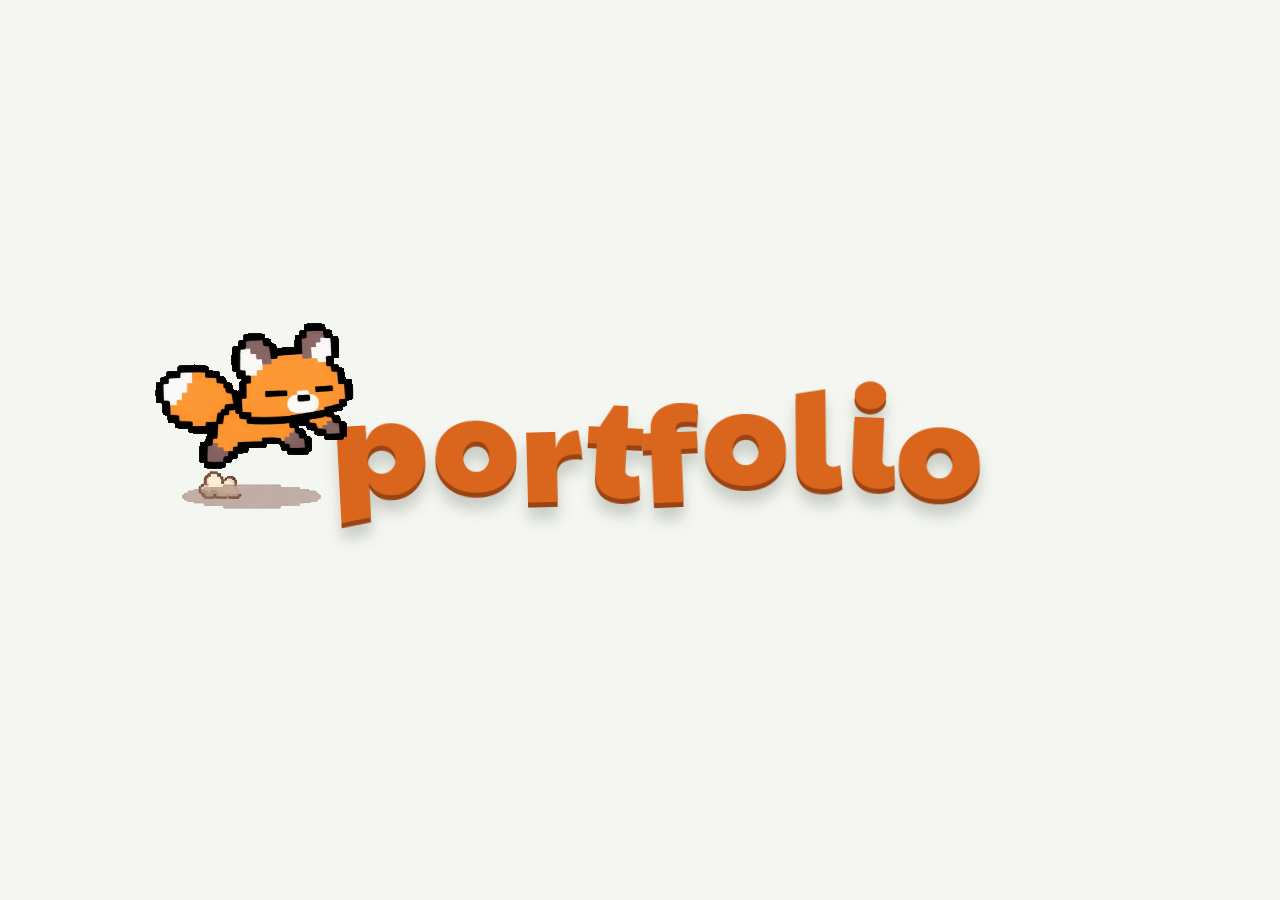
<file: design/logo-intro/demo/index.html>
<!doctype html>
<html lang="vi">
<head>
<meta charset="utf-8">
<meta name="viewport" content="width=device-width, initial-scale=1">
<title>Logo mở đầu, puc</title>
<!--
  Bản thử đoạn mở đầu "portfolio" thành "puc" (kịch bản: design/logo-intro/PROMPT.md).
  Khác kịch bản: chữ đổi sang chữ giấy cắt giống logo "puc" trên bản đồ (Paytone One, cam cáo, bóng cứng cam đậm,
  mỗi chữ cái xoay lệch theo đúng dãy của city/engine/papercut-letters.js), theo yêu cầu của người dùng ngày 2026-11-24.
  Con cáo dùng nguyên các khung trong pet/sprites/, không chỉnh sửa.
  Tham số: ?t=1.8 dừng ở giây 1.8 để chụp kiểm tra; ?speed=.25 chạy chậm. Bấm giữa chừng thì bỏ qua; bấm "puc" ở cuối để xem lại.
-->
<link rel="preconnect" href="https://fonts.googleapis.com">
<link rel="preconnect" href="https://fonts.gstatic.com" crossorigin>
<link href="https://fonts.googleapis.com/css2?family=Paytone+One&display=block" rel="stylesheet">
<style>
:root {
  --paper: #fafbf7; --ink: #25321f; --fox: #d9661c; --fox-deep: #9a4313; --shadow: rgba(36, 48, 31, .2); --kraft: #a47a49;
  --pc-fibre: url("data:image/svg+xml;utf8,<svg xmlns='http://www.w3.org/2000/svg' width='160' height='160'><filter id='f'><feTurbulence type='fractalNoise' baseFrequency='.9' numOctaves='2' stitchTiles='stitch'/><feColorMatrix values='0 0 0 0 .15  0 0 0 0 .2  0 0 0 0 .12  0 0 0 .08 0'/></filter><rect width='100%' height='100%' filter='url(%23f)'/></svg>");
  --pc-cut: polygon(0 4px, 4px 0, 31% 1px, 58% 0, 83% 1.5px, calc(100% - 5px) 0, 100% 5px, calc(100% - 1px) 38%, 100% 71%, calc(100% - 1.5px) calc(100% - 4px),
    calc(100% - 4px) 100%, 66% calc(100% - 1px), 37% 100%, 12% calc(100% - 1.5px), 3px 100%, 0 calc(100% - 3px), 1.5px 62%, 0 30%);
}
html, body { margin: 0; height: 100%; overflow: hidden; background: var(--pc-fibre), var(--paper); }
#stage { position: fixed; inset: 0; cursor: pointer; }
#stage.done { cursor: default; }
.word { position: absolute; left: 0; top: 0; transform-origin: 0 0; white-space: nowrap; z-index: 2;
  font-family: 'Paytone One', sans-serif; font-weight: 400; line-height: 1; letter-spacing: .01em; }
.L { display: inline-block; position: relative; will-change: transform; }
/* chữ dán bằng bìa cam, bên dưới một lớp bìa cam đậm lệch xuống 4% (giống logo "puc" của bản đồ).
   Bóng nằm ở lớp bọc .gw (filter) chứ không ở text-shadow của .g: .g bị khoét rãnh bằng mặt nạ, nếu bóng nằm trên .g
   thì mặt nạ khoét luôn bóng mờ quanh chữ, chỗ rãnh sáng hơn nền thành một ô trắng có mép cứng. */
.gw { display: inline-block; filter: drop-shadow(0 .04em 0 var(--fox-deep)) drop-shadow(0 .09em .05em var(--shadow)); }
.g { display: inline-block; padding: .2em 0; margin: -.2em 0; color: var(--fox); }
.ear { position: absolute; left: 0; top: 0; overflow: visible; transform-box: fill-box; }
.foxwrap { position: absolute; inset: 0; pointer-events: none; }
.spr { position: absolute; left: 0; top: 0; background-repeat: no-repeat; image-rendering: pixelated; display: none; }
.chip { position: absolute; left: 0; top: 0; display: none; background: var(--fox);
  clip-path: polygon(10% 0, 100% 18%, 82% 100%, 0 76%); filter: drop-shadow(0 1px 0 var(--fox-deep)); }
.mound { position: absolute; left: 0; top: 0; display: none; background: var(--pc-fibre), var(--kraft); border-radius: 50% 50% 0 0 / 100% 100% 0 0; }
/* khung giấy của logo khi thu về góc trên, giống khung "puc" trên bản đồ */
.brand { position: absolute; left: 14px; top: 14px; height: 35px; z-index: 1; opacity: 0; filter: drop-shadow(0 1px 0 rgba(37, 50, 31, .28)) drop-shadow(0 4px 6px var(--shadow)); }
.brand::before { content: ""; position: absolute; inset: 0; clip-path: var(--pc-cut); background: var(--pc-fibre), var(--paper); box-shadow: inset 0 0 0 1px rgba(37, 50, 31, .45); }
.sr { position: absolute; width: 1px; height: 1px; overflow: hidden; clip-path: inset(50%); white-space: nowrap; }
</style>
</head>
<body>
<h1 class="sr">puc</h1>
<div id="stage" aria-hidden="true">
  <div class="brand" id="brand"></div>
  <div class="foxwrap" id="foxwrap"><div class="spr" id="shadow"></div><div class="spr" id="fox"></div></div>
  <div class="word" id="word"></div>
  <div id="fx"></div>
</div>
<script type="module">
const SPR = '../../../pet/sprites/', NEW = '../cao/5-bo-3/';
// Bộ khung mới (ảnh 35-50 người dùng gửi), cắt thẳng bằng tools/cut_bo3.py. w, h: cỡ một khung; ground: hàng chân chạm đất;
// px: số điểm ảnh của một ô pixel trong bảng đó (mỗi bảng vẽ một cỡ), trang tự co về cùng một cỡ cáo.
const A = {
  chay: { n: 6, w: 303, h: 244, ground: 234, px: 10.5 }, 'lay-da': { n: 6, w: 305, h: 264, ground: 257, px: 10.5 },
  bat: { n: 3, w: 559, h: 484, ground: 472, px: 19 }, bay: { n: 12, w: 354, h: 255, ground: 231, px: 11 },   // bay: ảnh 52, đủ 12 khung
  'ngoi-tho': { n: 8, w: 214, h: 255, ground: 254, px: 10 }, 'vay-duoi': { n: 10, w: 172, h: 188, ground: 187, px: 8 },
  'ngoi-xuong': { n: 5, w: 372, h: 385, ground: 375, px: 15 }, 'quay-dau': { n: 6, w: 298, h: 300, ground: 297, px: 12.5 },
  'dap-dat': { n: 6, w: 305, h: 310, ground: 308, px: 12.5 }, 'bung-ra': { n: 8, w: 469, h: 297, ground: 291, px: 10 },
  'tai-luot': { n: 6, w: 281, h: 143, ground: 140, px: 11.5 }, thut: { n: 4, w: 438, h: 345, ground: 335, px: 15.5 },
  'nhin-quanh': { n: 9, w: 380, h: 192, ground: 190, px: 10 }, 'troi-dau': { n: 6, w: 279, h: 208, ground: 202, px: 11.3 },
  'lao-xuong': { n: 10, w: 294, h: 296, ground: 286, px: 10.5 },   // đã xoá cái hố theo yêu cầu người dùng
  'bung-ra-moi': { n: 5, w: 372, h: 278, ground: 273, px: 11 },    // ảnh 51: khung 1-5 của Bung ra, không có chữ C
  // hiệu ứng của bộ cũ (pet/sprites), chưa có bộ mới
  'giu-dat': { n: 6, w: 446, h: 266, ground: 265, px: 10 },     // ảnh 55
  // hiệu ứng mới (ảnh 56, cắt bằng tools/cut_fx.py); px chỉnh bằng mắt so với chữ o
  'bui-chay': { n: 5, w: 106, h: 53, ground: 53, px: 9 }, 'bui-dap': { n: 7, w: 148, h: 81, ground: 81, px: 7 },
  'bui-bung': { n: 8, w: 126, h: 103, ground: 103, px: 6.5 }, 'dat-vang': { n: 6, w: 130, h: 81, ground: 81, px: 8 },
  'dat-roi': { n: 5, w: 70, h: 79, ground: 79, px: 7 }, 'vach-rung': { n: 4, w: 148, h: 52, ground: 52, px: 5 },
  bong: { n: 6, w: 178, h: 29, ground: 20, px: 7.5 },
  'fx-dust': { n: 5, w: 173, h: 98, ground: 98, old: true }, 'fx-shake': { n: 3, w: 78, h: 98, ground: 98, old: true },
};
// lịch (giây). Thời lượng từng khung theo CAO-CAN-VE.md mục 3 và 5
const T = { run: .45, brake: .85, jump: 1.11, fly: 1.21, dive: 1.63, sink: 1.87, popU: 2.25, look: 2.52, duck: 2.93, tunnel: 3.07,
  popC: 3.31, land: 3.61, shake: 3.95, sit: 4.22, wag: 4.47, turn: 4.97, dock: 5.42 };
// khung đang hiện sau (t - t0) giây, với thời lượng từng khung tính bằng ms; dừng ở khung cuối
function play(t, t0, durs, frames) { let e = (t - t0) * 1000, i = 0; while (i < durs.length - 1 && e >= durs[i]) { e -= durs[i]; i++; } return frames ? frames[i] : i; }
// dãy xoay và nhích của chữ giấy cắt, chép từ city/engine/papercut-letters.js để chữ "p", "u", "c" khớp logo bản đồ
const ROT = [-3, 2, -1.5, 3, -2.5, 1, -0.5, 2.5, -1], DY = [0, -1, 1, -0.5, 0.5, -1.5, 1, 0, -1, 0.5];
const dyOf = k => DY[(k * 3) % DY.length] / 21;          // tính theo em (bản đồ dùng px ở cỡ chữ 21)
const C_ROT = -1.5, C_DY = DY[(2 * 3) % 10] / 21;          // tư thế của chữ "c" trong "puc"
const WORD = 'portfolio', SINK = [2, 3, 4, 6, 7, 8], I_U = 1, I_C = 5;
const END = 6.12;

// ---------- đường cong (cubic-bezier như CSS) ----------
function bez(x1, y1, x2, y2) {
  const f = (t, a, b) => 3 * a * t * (1 - t) ** 2 + 3 * b * t * t * (1 - t) + t ** 3;
  return x => { if (x <= 0) return 0; if (x >= 1) return 1; let lo = 0, hi = 1, t = x;
    for (let i = 0; i < 24; i++) { t = (lo + hi) / 2; if (f(t, x1, x2) < x) lo = t; else hi = t; } return f(t, y1, y2); };
}
const OUT = bez(.2, .8, .2, 1), IN = bez(.55, 0, 1, .45), BOUNCE = bez(.34, 1.56, .64, 1), INOUT = bez(.65, 0, .35, 1);
const clamp01 = v => Math.max(0, Math.min(1, v)), seg = (t, a, b) => clamp01((t - a) / (b - a)), lerp = (a, b, k) => a + (b - a) * k;

// ---------- dựng chữ ----------
const stage = document.getElementById('stage'), wordEl = document.getElementById('word'), foxEl = document.getElementById('fox'),
  foxwrap = document.getElementById('foxwrap'), fxEl = document.getElementById('fx'), brandEl = document.getElementById('brand');
const letters = [...WORD].map((ch, k) => {
  const L = document.createElement('span'); L.className = 'L';
  const gw = document.createElement('span'); gw.className = 'gw';
  const g = document.createElement('span'); g.className = 'g'; g.textContent = ch; gw.append(g); L.append(gw); wordEl.append(L);
  return { L, g, k };
});
// hai tai cáo vector trên chữ u (màu tai thật của cáo: xám, lòng trắng, viền đen)
const ears = [-1, 1].map(side => {
  const s = document.createElementNS('http://www.w3.org/2000/svg', 'svg'); s.setAttribute('class', 'ear'); s.setAttribute('viewBox', '-50 -90 100 92');
  s.innerHTML = `<path d="M-46 0 Q-14 -86 0 -86 Q14 -86 46 0 Z" fill="#544E52" stroke="#000" stroke-width="5" stroke-linejoin="round"/>
    <path d="M-20 0 Q-6 -40 0 -40 Q6 -40 20 0 Z" fill="#fff"/>`;
  letters[I_U].L.append(s); return { s, side };
});
// bể hiệu ứng: bụi, vạch rung (ảnh pixel), mảnh giấy vỡ, ụ đất
const pool = [...Array(14)].map(() => { const d = document.createElement('div'); d.className = 'spr'; fxEl.append(d); return d; });
const chips = [...Array(7)].map(() => { const d = document.createElement('div'); d.className = 'chip'; fxEl.append(d); return d; });
const mound = document.createElement('div'); mound.className = 'mound'; fxEl.append(mound);

// ---------- đo ----------
let G;   // hình học, tính lại khi đổi cỡ màn hình
function measure() {
  const vw = innerWidth, vh = innerHeight;
  wordEl.style.transform = 'none'; wordEl.style.fontSize = '100px';
  letters.forEach(l => { l.L.style.transform = 'none'; l.L.style.clipPath = 'none'; l.L.style.width = ''; l.g.textContent = WORD[l.k]; });
  const wEm = wordEl.getBoundingClientRect().width / 100;
  const F = Math.round(Math.min(140, (vw - 40) * .8 / wEm, vh * .22));   // chừa chỗ hai bên cho cáo chạy vào và ngồi
  wordEl.style.fontSize = F + 'px';
  const ww = wordEl.getBoundingClientRect().width;
  // phần mực của chữ o (canvas measureText) và độ dày nét (quét một hàng điểm ảnh qua tâm)
  const cv = document.createElement('canvas'), cx = cv.getContext('2d'); cv.width = F * 2; cv.height = F * 2;
  cx.font = `400 ${F}px "Paytone One"`; const m = cx.measureText('o');
  const asc = m.actualBoundingBoxAscent, desc = m.actualBoundingBoxDescent, inkL = -m.actualBoundingBoxLeft, inkR = m.actualBoundingBoxRight;
  cx.textBaseline = 'alphabetic'; cx.fillText('o', 10, F * 1.5);
  const row = Math.round(F * 1.5 - (asc - desc) / 2), px = cx.getImageData(0, row, F * 2, 1).data;
  let a = -1, b = -1; for (let i = 0; i < F * 2; i++) { const on = px[i * 4 + 3] > 128; if (on && a < 0) a = i; if (a >= 0 && !on) { b = i; break; } }
  const D = inkR - inkL, sw = b - a;
  const baseLocal = (() => { // vị trí đường chân chữ trong hộp chữ (line-height 1): đo thật bằng một phần tử mốc
    const probe = document.createElement('span'); probe.style.cssText = 'display:inline-block;width:1px;height:0;vertical-align:baseline';
    letters[0].L.append(probe); const r = probe.getBoundingClientRect().top - letters[0].L.getBoundingClientRect().top; probe.remove(); return r; })();
  const B = Math.round(vh * .55), left = Math.round((vw - ww) / 2 + .14 * F), top = B - baseLocal;   // lệch phải một chút để cáo có chỗ phanh trước chữ p
  wordEl.style.left = left + 'px'; wordEl.style.top = top + 'px';
  const box = letters.map(l => { const r = l.L.getBoundingClientRect(); return { x: r.left, w: r.width }; });
  // khoá bề rộng từng ô chữ: khi chữ o đổi thành u hoặc c, các chữ sau không bị xô lệch
  letters.forEach((l, i) => { l.L.style.width = box[i].w + 'px'; });
  const oc = { x: (inkL + inkR) / 2, y: baseLocal - (asc - desc) / 2 };       // tâm chữ o trong hộp chữ
  const s = D / (1.25 * 78);                  // cỡ cho hiệu ứng bộ cũ
  const S = .8 * D / 9.5;                      // điểm ảnh màn hình cho một ô pixel (chỉnh bằng mắt: đầu cáo khoảng 0.8 D)
  const G0 = { vw, vh, F, D, sw, asc, desc, B, left, top, baseLocal, box, oc, s, S, inkL, inkR };
  // chỗ chữ o giữa từ lăn về: sát sau chữ o thứ nhất
  // Chữ u và c là chữ thật của Paytone One (cùng nét với chữ p, khớp logo bản đồ). Chữ o giữa từ lăn về đứng đúng chỗ
  // của chữ c trong "puc": ngay sau bề rộng chữ u cộng giãn chữ .01em.
  const mu = cx.measureText('u'), mc = cx.measureText('c');
  G0.cX = box[I_U].x + mu.width + .01 * F; G0.dxC = G0.cX - box[I_C].x;
  G0.uC = { x: box[I_U].x + oc.x, y: B - (asc - desc) / 2 };
  G0.cC = { x: G0.cX + (mc.actualBoundingBoxRight - mc.actualBoundingBoxLeft) / 2, y: G0.uC.y };
  G0.cRight = G0.cX + mc.actualBoundingBoxRight;
  // khi chữ thừa chìm, cả cụm dịch ngang để "puc" (từ mép chữ p tới mép chữ c) nằm giữa màn hình
  G0.shiftC = vw / 2 - (box[0].x + G0.cRight) / 2;
  G0.oTop = B - asc;
  letters.forEach(l => { l.L.style.transformOrigin = `${oc.x}px ${baseLocal}px`; });
  // Tai ngồi trên đỉnh hai nhánh của chữ u thật: vẽ chữ u lên canvas, quét một hàng ngay dưới đỉnh để tìm hai nhánh,
  // mỗi tai rộng bằng nhánh, đặt giữa nhánh, chân lún vào nét một chút, nghiêng ra ngoài 8°.
  cx.clearRect(0, 0, cv.width, cv.height); cx.fillText('u', 10, F * 1.5);
  const ascU = mu.actualBoundingBoxAscent, scanY = Math.round(F * 1.5 - ascU + Math.max(2, .05 * F));
  const pu = cx.getImageData(0, scanY, F * 2, 1).data, runs = [];
  for (let i = 0, st = -1; i <= F * 2; i++) { const on = i < F * 2 && pu[i * 4 + 3] > 128;
    if (on && st < 0) st = i; if (!on && st >= 0) { runs.push([st - 10, i - 10]); st = -1; } }
  const earH = .30 * D, armTop = baseLocal - ascU;
  ears.forEach(({ s: el, side }, i) => {
    const [r0, r1] = runs[side < 0 ? 0 : runs.length - 1] || [0, sw], earW = (r1 - r0) * 1.02, ex = (r0 + r1) / 2;
    el.setAttribute('width', earW); el.setAttribute('height', earH * 92 / 90);
    el.style.left = (ex - earW / 2) + 'px'; el.style.top = (armTop - earH - .06 * D) + 'px';   // tai lơ lửng ngay trên đầu nhánh, cách một khe nhỏ, không chạm chữ
    el.style.transformOrigin = `50% 100%`; el.dataset.rot = 0;   // người dùng muốn tai dựng thẳng trên đầu chữ u
  });
  G = G0;
}

// ---------- vẽ một khung ảnh cáo hoặc hiệu ứng ----------
function sprite(el, name, frame, x, yGround, flip, scale, op = 1) {
  const a = A[name]; scale = a.old ? (scale ?? G.s) : G.S / a.px; const w = a.w * scale, h = a.h * scale;
  el.style.display = 'block'; el.style.width = w + 'px'; el.style.height = h + 'px'; el.style.opacity = op;
  el.style.backgroundImage = `url(${a.old ? SPR : NEW}${name}.png)`; el.style.backgroundSize = `${a.n * w}px ${h}px`;
  el.style.backgroundPosition = `${-Math.min(frame, a.n - 1) * w}px 0`;
  el.style.transform = `translate(${Math.round(x - w / 2)}px, ${Math.round(yGround - a.ground * scale)}px)${flip ? ' scaleX(-1)' : ''}`;
}
// ---------- toàn bộ đoạn mở đầu là một hàm của thời gian t (giây) ----------
function render(t) {
  const { F, D, B, oc, s, oTop } = G;
  // cụm chữ trượt vào giữa trong lúc chữ thừa chìm (cáo đang ở dưới đất); mọi vị trí sau đó dịch theo
  const sh = G.shiftC * INOUT(seg(t, T.sink, T.popU));
  const box = G.box.map(b => ({ x: b.x + sh, w: b.w })), uC = { ...G.uC, x: G.uC.x + sh }, cC = { ...G.cC, x: G.cC.x + sh };
  const xA = Math.max(box[0].x - 1.25 * D, .85 * D);                // chỗ cáo phanh lại trước chữ p, không lấp ra ngoài mép trái
  const xF = cC.x + D / 2 + .55 * D + 7.5 * G.S;                   // chỗ cáo ngồi cuối cùng, bên phải chữ c
  const runX = u => lerp(-A.chay.w * G.S / A.chay.px, xA, 1 - (1 - u) ** 1.4);

  // ----- chữ -----
  letters.forEach(({ L, g, k }) => {
    let x = 0, y = dyOf(k) * F, r = ROT[k], sx = 1, sy = 1, op = 1, clip = 'none';
    const e = OUT(seg(t, k * .04, k * .04 + .36)); y += .25 * D * (1 - e); op = e;            // chữ trồi lên
    if (k === 0) { const p = seg(t, 1.30, 1.42); sy = 1 - .02 * Math.sin(p * Math.PI); }   // chữ p cúi theo gió khi cáo bay qua
    if (k === I_U) {
      const T4 = T.dive + .1;                                                                // cáo cắm đầu vào: chữ o bẹp rồi nảy
      if (t >= T4) { const a = seg(t, T4, T4 + .1), b = seg(t, T4 + .1, T4 + .26);
        sx = t < T4 + .1 ? lerp(1, 1.08, OUT(a)) : lerp(1.08, 1, BOUNCE(b)); sy = t < T4 + .1 ? lerp(1, .9, OUT(a)) : lerp(.9, 1, BOUNCE(b)); }
      if (t >= T.sink + .1 && t < T.popU) x = Math.sin(seg(t, T.sink + .1, T.popU) * Math.PI * 8) * .03 * D;   // rung 4 lần
      if (t >= T.popU) { const sc = lerp(1.18, 1, BOUNCE(seg(t, T.popU, T.popU + .22))); sx *= sc; sy *= sc; }   // vỡ thành chữ u: phồng lên rồi nảy về
    }
    if (SINK.includes(k)) {                                                                  // chữ thừa chìm xuống đất
      const j = SINK.indexOf(k), a = T.sink + j * .03, sink = 1.15 * F * IN(seg(t, a, a + .26));
      y += sink; if (t >= a) clip = `inset(-50% -50% ${F - G.baseLocal - .05 * F + sink + dyOf(k) * F}px -50%)`;
      if (t >= a + .26) op = 0;
    }
    if (k === I_C) {                                                                         // chữ o giữa từ lăn về
      const e2 = INOUT(seg(t, T.sink, T.popU)); x += G.dxC * e2; r = lerp(ROT[k], -360 + C_ROT, e2); y = lerp(dyOf(k), C_DY, e2) * F + .25 * D * (1 - e);
      if (t >= T.tunnel + .1 && t < T.popC) x += Math.sin(seg(t, T.tunnel + .1, T.popC) * Math.PI * 4) * .03 * D;   // rung 2 lần
    }
    L.style.transform = `translate(${x}px, ${y}px) rotate(${r}deg) scale(${sx}, ${sy})`;
    L.style.opacity = op; L.style.clipPath = clip;
    if (k === I_C && t >= T.popC) { const sc = lerp(1.18, 1, BOUNCE(seg(t, T.popC, T.popC + .22))); sx *= sc; sy *= sc;
      L.style.transform = `translate(${x}px, ${y}px) rotate(${r}deg) scale(${sx}, ${sy})`; }
    // cáo phá chữ o: đổi hẳn sang chữ u / c thật của font, cùng lúc mảnh bìa văng ra
    const want = k === I_U && t >= T.popU ? 'u' : k === I_C && t >= T.popC ? 'c' : WORD[k];
    if (g.textContent !== want) g.textContent = want;
  });
  // tai mọc trên chữ u khi cáo ngồi xuống
  ears.forEach(({ s: el }, i) => {
    const a = T.sit + .06 + i * .06, p = seg(t, a, a + .32);
    const sc = p <= 0 ? 0 : p < .45 ? lerp(0, 1.15, OUT(p / .45)) : p < .75 ? lerp(1.15, .95, (p - .45) / .3) : lerp(.95, 1, (p - .75) / .25);
    el.style.transform = `rotate(${el.dataset.rot}deg) scale(${sc})`;
    el.style.opacity = sc > 0 ? 1 - seg(t, T.dock, T.dock + .25) : 0;
  });

  // ----- cáo -----
  let fox = null, behind = false, clipY = null, inU = false, inC = false;   // inU / inC: chỉ hiện phần nằm trong lòng chữ u / chữ c
  const headY = uC.y + .12 * D;                                    // mặt đất trong lòng chữ u (cáo ló đầu, nhìn quanh, thụt)
  if (t >= T.run && t < T.brake) {                                 // chạy vào
    fox = ['chay', Math.floor((t - T.run) / .06) % 6, runX(seg(t, T.run, T.brake)), B, true];
  } else if (t >= T.brake && t < T.jump) {                         // phanh rồi nén người
    fox = ['lay-da', play(t, T.brake, [30, 30, 40, 40, 40, 80]), xA + .12 * D * OUT(seg(t, T.brake, T.brake + .06)), B, true];
  } else if (t >= T.jump && t < T.fly) {                           // bật
    fox = ['bat', play(t, T.jump, [30, 30, 40]), xA + .12 * D + .25 * D * seg(t, T.jump + .03, T.fly), B, true];
  } else if (t >= T.fly && t < T.dive) {                           // bay qua chữ p, rơi đúng miệng chữ o
    const u = seg(t, T.fly, T.dive), x0 = xA + .37 * D;
    fox = ['bay', play(t, T.fly, [30, 30, 30, 30, 40, 50, 50, 40, 30, 30, 30, 30]), lerp(x0, uC.x, u), lerp(B, oTop + .05 * D, u) - 4 * u * (1 - u) * 1.35 * D, true];
  } else if (t >= T.dive && t < T.dive + .38) {                    // lao xuống: mặt đất của khung lùi sau nét trên chữ o, nên cáo như chui vào chữ
    fox = ['lao-xuong', play(t, T.dive, [30, 30, 30, 30, 30, 30, 30, 30, 70, 70]), uC.x, oTop + .6 * G.sw, true]; behind = true;
  } else if (t >= T.popU && t < T.look) {                          // trồi đầu khỏi chữ u
    fox = ['troi-dau', play(t, T.popU, [40, 40, 40, 40, 40, 70]), uC.x, headY, false]; behind = true; clipY = headY; inU = true;
  } else if (t >= T.look && t < T.duck) {                          // nhìn quanh
    fox = ['nhin-quanh', play(t, T.look, [60, 35, 35, 70, 35, 35, 35, 70, 35]), uC.x, headY, false]; behind = true; clipY = headY; inU = true;
  } else if (t >= T.duck && t < T.tunnel) {                        // thụt xuống
    fox = ['thut', play(t, T.duck, [35, 35, 35, 35]), uC.x, headY, false]; behind = true; clipY = headY; inU = true;
  } else if (t >= T.tunnel && t < T.popC - .07) {                        // tai lướt dưới đất sang chữ o thứ hai
    fox = ['tai-luot', Math.floor((t - T.tunnel) / .04) % 6, lerp(uC.x, cC.x, INOUT(seg(t, T.tunnel, T.popC))), B + .03 * D, true];
  } else if (t >= T.popC - .07 && t < T.land) {                    // bung ra: 5 khung mới (cuộn tròn trong chữ, nén, vệt nhòe, phóng ra) rồi 3 khung bay của bộ cũ
    const i = play(t, T.popC - .07, [35, 35, 30, 35, 35, 100, 100, 100]), u = seg(t, T.popC, T.land);
    const x = lerp(cC.x, xF, u), y = lerp(B, B, u) - 4 * u * (1 - u) * .8 * D;
    fox = i < 5 ? ['bung-ra-moi', i, x, y, true] : ['bung-ra', i, x, y, false];
    if (t < T.popC) { behind = true; inC = true; }
  } else if (t >= T.land && t < T.shake) {                         // đáp đất
    fox = ['dap-dat', play(t, T.land, [35, 45, 45, 55, 70, 90]), xF, B, true];
  } else if (t >= T.shake && t < T.sit) {                          // giũ đất (ảnh 55, mỗi khung 45 ms)
    fox = ['giu-dat', play(t, T.shake, [45, 45, 45, 45, 45, 45]), xF, B, true];
  } else if (t >= T.sit && t < T.wag) {                            // ngồi xuống
    fox = ['ngoi-xuong', play(t, T.sit, [50, 50, 50, 50, 50]), xF, B, false];
  } else if (t >= T.wag && t < T.turn) {                           // vẫy đuôi
    fox = ['vay-duoi', play(t, T.wag, Array(10).fill(50)), xF, B, false];
  } else if (t >= T.turn && t < T.dock) {                          // quay đầu nhìn logo rồi nhìn ra người xem, rồi thở
    fox = t < T.turn + .46 ? ['quay-dau', play(t, T.turn, [60, 60, 60, 160, 60, 60], [2, 3, 4, 4, 3, 2]), xF, B, false]
      : ['ngoi-tho', play(t, T.turn + .46, [120, 120, 120, 160, 120, 120, 120, 160]), xF, B, false];
  } else if (t >= T.dock && t < T.dock + .25) {                    // đứng dậy (ngồi xuống chạy ngược)
    fox = ['ngoi-xuong', play(t, T.dock, [50, 50, 50, 50, 50], [4, 3, 2, 1, 0]), xF, B, false];
  } else if (t >= T.dock + .25) {                                  // chạy khỏi màn hình
    const u = seg(t, T.dock + .25, END);
    fox = u < 1 ? ['chay', Math.floor((t - T.dock) / .06) % 6, lerp(xF, G.vw + A.chay.w * G.S / A.chay.px, IN(u)), B, true] : null;
  }
  if (fox) sprite(foxEl, ...fox); else foxEl.style.display = 'none';
  foxwrap.style.zIndex = behind ? 1 : 3;
  const cl = inU ? uC.x - .78 * D : 0, cr = inU ? G.vw - (uC.x + .78 * D) : 0;   // đủ rộng cho mõm khi cáo quay ngang
  foxwrap.style.clipPath = inC ? `inset(${oTop}px ${G.vw - cC.x - .5 * D}px ${G.vh - B - .02 * D}px ${cC.x - .5 * D}px)`
    : clipY == null ? 'none' : `inset(0 ${cr}px ${G.vh - clipY}px ${cl}px)`;

  // ----- bóng dưới cáo (ảnh 56, 6 cỡ: càng bay cao càng nhỏ) -----
  // Không vẽ khi cáo ở trong chữ, khi bay trên dãy chữ, và ở những khung đã vẽ sẵn bóng hoặc đất (bung-ra-moi, giu-dat).
  const shEl = document.getElementById('shadow');
  const overWord = fox && fox[2] > box[0].x - .2 * D && fox[2] < cC.x + .6 * D;
  if (fox && !behind && !['bung-ra-moi', 'giu-dat', 'tai-luot'].includes(fox[0]) && !(overWord && fox[3] < B - .05 * D)) {
    const h = Math.max(0, B - fox[3]), idx = Math.min(5, 1 + Math.round(h / (.3 * D)));
    sprite(shEl, 'bong', idx, fox[2], B + .06 * D, false, undefined, .5);
  } else shEl.style.display = 'none';

  // ----- hiệu ứng (ảnh 56). Thời lượng: bụi chạy 40, bụi đáp 40, bụi bung 35, đất văng 40, đất rơi 50, vạch rung 40 ms -----
  const fx = [], once = (name, t0, ms, x, y, flip) => { const n = A[name].n; if (t >= t0 && t < t0 + n * ms / 1000) fx.push([name, Math.floor((t - t0) * 1000 / ms), x, y, flip]); };
  for (let k = 0; ; k++) {                                         // bụi sau chân mỗi lần chân sau chạm đất khi chạy
    const t0 = T.run + k * .06; if (t0 >= T.brake) break; if (![1, 4].includes(k % 6)) continue;
    once('bui-chay', t0, 40, runX(seg(t0, T.run, T.brake)) - .55 * D, B + .04 * D, true);
  }
  once('bui-chay', T.brake, 40, xA - .4 * D, B + .04 * D, true);   // phanh
  once('bui-chay', T.jump + .03, 40, xA - .1 * D, B + .04 * D, true);   // bật
  once('dat-vang', T.dive + .12, 40, uC.x, oTop + .15 * D, false);   // cắm đầu vào chữ o
  const loopFx = (name, ms, t0, t1, x, y, flip) => { if (t >= t0 && t < t1) fx.push([name, Math.floor((t - t0) * 1000 / ms) % A[name].n, x, y, flip]); };
  loopFx('vach-rung', 40, T.sink + .1, T.popU, uC.x, uC.y + .2 * D, false);        // chữ o rung
  SINK.forEach((k, j) => once('bui-chay', T.sink + j * .03 + .05, 40, box[k].x + box[k].w / 2, B + .04 * D, false));   // chữ chìm
  once('dat-roi', T.popU + .1, 50, uC.x + .15 * D, oTop - .15 * D, false);          // đất rơi khỏi đầu khi trồi lên
  if (t >= T.tunnel && t < T.popC - .07) loopFx('dat-vang', 40, T.tunnel, T.popC, lerp(uC.x, cC.x, INOUT(seg(t, T.tunnel, T.popC))) - .2 * D, B + .03 * D, true);   // tai lướt
  loopFx('vach-rung', 40, T.tunnel + .1, T.popC, cC.x, cC.y + .2 * D, false);      // chữ o kia rung
  once('bui-bung', T.popC, 35, cC.x + .55 * D, B + .03 * D, false);                 // phá hông chữ c
  once('bui-dap', T.land, 40, xF, B + .04 * D, false);                             // đáp đất
  once('bui-chay', T.dock + .25, 40, xF - .4 * D, B + .04 * D, true);               // bật chạy đi
  pool.forEach((el, i) => { if (fx[i]) sprite(el, ...fx[i]); else el.style.display = 'none'; });

  // mảnh bìa vỡ: 4 mảnh bắn lên khi phá đỉnh chữ o, 3 mảnh bắn sang phải khi phá hông chữ o kia
  const shards = [];
  [[-.6, 1.1, -.9], [-.2, .9, -.3], [.25, 1.0, .4], [.65, .6, .8]].forEach(([dx, hh, vx], i) => shards.push({ t0: T.popU, x0: uC.x + dx * D * .3, y0: oTop + G.sw * .4, vx: vx * D * 1.6, h: hh * D, size: (.09 + .02 * i) * D, spin: 260 * vx }));
  [[.2, .5], [.45, .25], [.3, .8]].forEach(([hh, dy], i) => shards.push({ t0: T.popC, x0: cC.x + D * .45, y0: cC.y - dy * D * .3, vx: (1.6 + i * .5) * D, h: hh * D, size: (.08 + .025 * i) * D, spin: 300 }));
  chips.forEach((el, i) => { const c = shards[i], u = (t - c.t0) / .45;
    if (!c || u < 0 || u >= 1) { el.style.display = 'none'; return; }
    const x = c.x0 + c.vx * u * .45, y = c.y0 - c.h * (2 * u - u * u * 1.6);
    el.style.display = 'block'; el.style.width = el.style.height = c.size + 'px'; el.style.opacity = 1 - u ** 3;
    el.style.transform = `translate(${x - c.size / 2}px, ${y - c.size / 2}px) rotate(${c.spin * u}deg)`; });
  mound.style.display = 'none';

  // ----- thu logo về góc trên, vào khung giấy giống "puc" của bản đồ -----
  // điểm (lx, ly) trong .word hiện ở (left + X + sc*lx, top + Y + sc*ly); đích: chữ p cách mép khung 15px,
  // chân chữ ở đúng chỗ của "puc" trên bản đồ (mép khung + 8px + .66em của cỡ chữ 21px)
  const d = INOUT(seg(t, T.dock, T.dock + .45)), k = 21 / F, edge = G.vw <= 560 ? 10 : 14;
  const pLeft = G.box[0].x, Xe = edge + 15 - G.left - k * (pLeft - G.left),   // toạ độ trong .word: dùng vị trí chưa dịch
    // chân chữ: phần mực "puc" (đỉnh chữ thường .508em tới đuôi p .19em, cộng bóng cứng .04em) nằm giữa khung cao 35px
    Ye = edge + 17.5 + (.508 - .19 - .04) / 2 * 21 - G.top - k * G.baseLocal;
  wordEl.style.transform = `translate(${lerp(sh, Xe, d)}px, ${lerp(0, Ye, d)}px) scale(${lerp(1, k, d)})`;
  const cRight = G.cRight + .05 * D;
  brandEl.style.left = brandEl.style.top = edge + 'px';
  brandEl.style.width = ((cRight - pLeft) * k + 30) + 'px';
  brandEl.style.opacity = seg(t, T.dock + .3, T.dock + .5);
}

// ---------- chạy ----------
const q = new URLSearchParams(location.search), FIX = q.has('t') ? +q.get('t') : null, SPEED = +(q.get('speed') || 1);
const reduce = matchMedia('(prefers-reduced-motion: reduce)').matches;
let t0 = performance.now(), skipTo = reduce ? END : null, lastT = 0;
await document.fonts.load('400 100px "Paytone One"');
// đổi cỡ màn hình: đo lại rồi vẽ lại ngay khung hiện tại. Trước đây chỉ đo lại, nên khi đoạn mở đầu đã xong
// thì chữ về chỗ cũ, chữ c nằm xa và khung giấy bị kéo dài.
let rz = 0;
measure(); addEventListener('resize', () => { cancelAnimationFrame(rz); rz = requestAnimationFrame(() => { measure(); render(lastT); }); });
function tick(now) {
  let t = FIX ?? (now - t0) / 1000 * SPEED;
  if (skipTo != null) t = Math.max(t, skipTo);
  lastT = Math.min(t, END); render(lastT);
  stage.classList.toggle('done', t >= END);
  if (FIX == null && t < END) requestAnimationFrame(tick); else running = false;
}
let running = true; requestAnimationFrame(tick);
if (reduce) { stage.style.opacity = 0; stage.animate([{ opacity: 0 }, { opacity: 1 }], { duration: 200, fill: 'forwards' }); }
// bấm, chạm, cuộn hoặc nhấn phím giữa chừng: nhảy tới logo cuối; bấm vào logo ở cuối: xem lại
const skip = () => { if (stage.classList.contains('done')) return; skipTo = END; };
addEventListener('keydown', skip); addEventListener('wheel', skip, { passive: true });
stage.addEventListener('pointerdown', e => {
  if (!stage.classList.contains('done')) return skip();
  const r = brandEl.getBoundingClientRect();
  if (e.clientX >= r.left && e.clientX <= r.right && e.clientY >= r.top && e.clientY <= r.bottom && !reduce) {
    t0 = performance.now(); skipTo = null; stage.classList.remove('done'); if (!running) { running = true; requestAnimationFrame(tick); }
  }
});
</script>
</body>
</html>
</file>
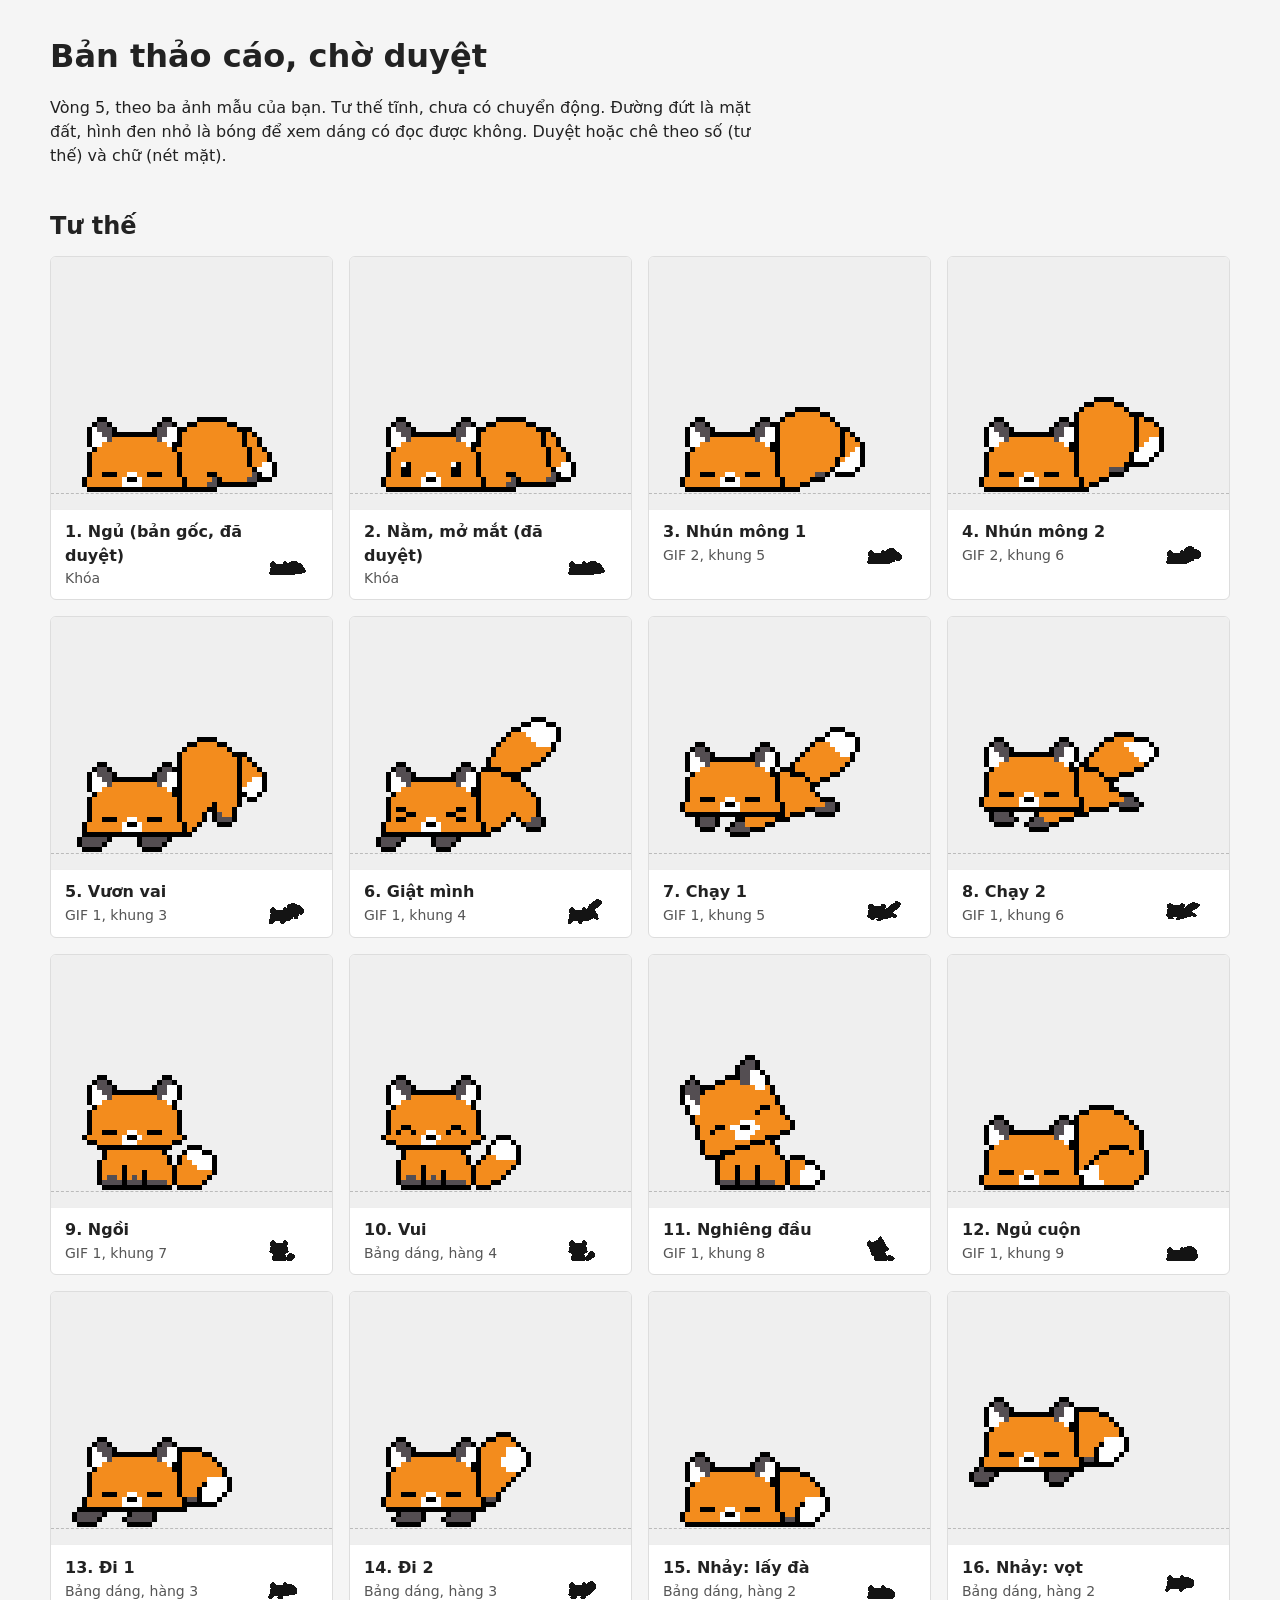
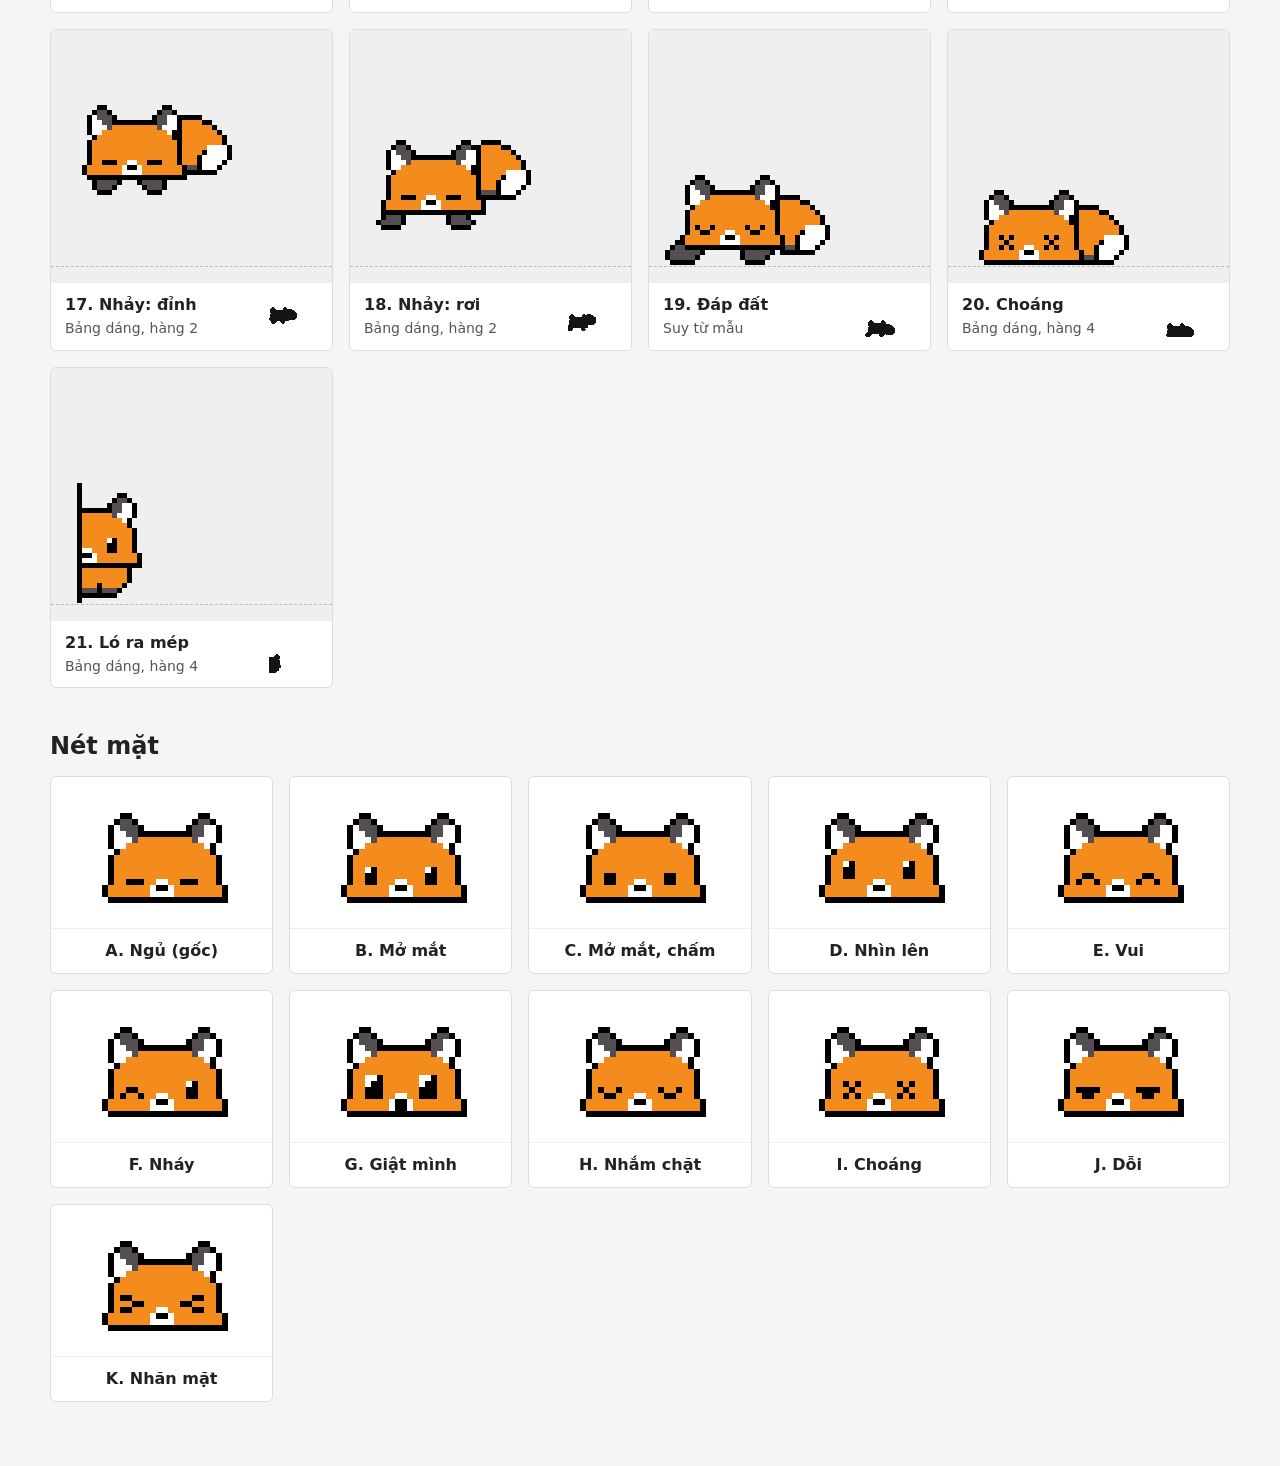
<file: pet/drafts/ban-thao.html>
<!doctype html><html lang="vi"><meta charset="utf-8"><meta name="viewport" content="width=device-width,initial-scale=1"><title>Bản thảo cáo</title><style>
body{margin:0;padding:32px 24px 64px;background:#f5f5f5;color:#222;font:16px/1.5 system-ui,sans-serif}main{max-width:1180px;margin:auto}h1{font-size:32px;margin:0}h2{margin:40px 0 12px}p{max-width:70ch}
.g{display:grid;grid-template-columns:repeat(auto-fill,minmax(270px,1fr));gap:16px}figure{margin:0;background:#fff;border:1px solid #ddd;border-radius:6px;overflow:hidden}
.st{position:relative;height:252px;background:#efefef;overflow:hidden}.st img{width:300px;height:250px;image-rendering:pixelated;position:absolute;left:50%;margin-left:-150px}.st i{position:absolute;left:0;right:0;top:236px;border-top:1px dashed #bbb}
figcaption{padding:10px 14px;border-top:1px solid #eee;display:grid;grid-template-columns:1fr 56px;align-items:center}figcaption span{grid-column:1;color:#555;font-size:14px}.s{grid-column:2;grid-row:1/3;width:56px;image-rendering:pixelated}
.f{text-align:center}.f>img{width:216px;image-rendering:pixelated}.f figcaption{display:block}.faces{grid-template-columns:repeat(auto-fill,minmax(216px,1fr))}</style>
<main><h1>Bản thảo cáo, chờ duyệt</h1><p>Vòng 5, theo ba ảnh mẫu của bạn. Tư thế tĩnh, chưa có chuyển động. Đường đứt là mặt đất, hình đen nhỏ là bóng để xem dáng có đọc được không. Duyệt hoặc chê theo số (tư thế) và chữ (nét mặt).</p>
<h2>Tư thế</h2><div class="g"><figure><div class="st"><img src="[data-uri]" alt=""><i></i></div><figcaption><b>1. Ngủ (bản gốc, đã duyệt)</b><span>Khóa</span><img class="s" src="[data-uri]" alt=""></figcaption></figure><figure><div class="st"><img src="[data-uri]" alt=""><i></i></div><figcaption><b>2. Nằm, mở mắt (đã duyệt)</b><span>Khóa</span><img class="s" src="[data-uri]" alt=""></figcaption></figure><figure><div class="st"><img src="[data-uri]" alt=""><i></i></div><figcaption><b>3. Nhún mông 1</b><span>GIF 2, khung 5</span><img class="s" src="[data-uri]" alt=""></figcaption></figure><figure><div class="st"><img src="[data-uri]" alt=""><i></i></div><figcaption><b>4. Nhún mông 2</b><span>GIF 2, khung 6</span><img class="s" src="[data-uri]" alt=""></figcaption></figure><figure><div class="st"><img src="[data-uri]" alt=""><i></i></div><figcaption><b>5. Vươn vai</b><span>GIF 1, khung 3</span><img class="s" src="[data-uri]" alt=""></figcaption></figure><figure><div class="st"><img src="[data-uri]" alt=""><i></i></div><figcaption><b>6. Giật mình</b><span>GIF 1, khung 4</span><img class="s" src="[data-uri]" alt=""></figcaption></figure><figure><div class="st"><img src="[data-uri]" alt=""><i></i></div><figcaption><b>7. Chạy 1</b><span>GIF 1, khung 5</span><img class="s" src="[data-uri]" alt=""></figcaption></figure><figure><div class="st"><img src="[data-uri]" alt=""><i></i></div><figcaption><b>8. Chạy 2</b><span>GIF 1, khung 6</span><img class="s" src="[data-uri]" alt=""></figcaption></figure><figure><div class="st"><img src="[data-uri]" alt=""><i></i></div><figcaption><b>9. Ngồi</b><span>GIF 1, khung 7</span><img class="s" src="[data-uri]" alt=""></figcaption></figure><figure><div class="st"><img src="[data-uri]" alt=""><i></i></div><figcaption><b>10. Vui</b><span>Bảng dáng, hàng 4</span><img class="s" src="[data-uri]" alt=""></figcaption></figure><figure><div class="st"><img src="[data-uri]" alt=""><i></i></div><figcaption><b>11. Nghiêng đầu</b><span>GIF 1, khung 8</span><img class="s" src="[data-uri]" alt=""></figcaption></figure><figure><div class="st"><img src="[data-uri]" alt=""><i></i></div><figcaption><b>12. Ngủ cuộn</b><span>GIF 1, khung 9</span><img class="s" src="[data-uri]" alt=""></figcaption></figure><figure><div class="st"><img src="[data-uri]" alt=""><i></i></div><figcaption><b>13. Đi 1</b><span>Bảng dáng, hàng 3</span><img class="s" src="[data-uri]" alt=""></figcaption></figure><figure><div class="st"><img src="[data-uri]" alt=""><i></i></div><figcaption><b>14. Đi 2</b><span>Bảng dáng, hàng 3</span><img class="s" src="[data-uri]" alt=""></figcaption></figure><figure><div class="st"><img src="[data-uri]" alt=""><i></i></div><figcaption><b>15. Nhảy: lấy đà</b><span>Bảng dáng, hàng 2</span><img class="s" src="[data-uri]" alt=""></figcaption></figure><figure><div class="st"><img src="[data-uri]" alt=""><i></i></div><figcaption><b>16. Nhảy: vọt</b><span>Bảng dáng, hàng 2</span><img class="s" src="[data-uri]" alt=""></figcaption></figure><figure><div class="st"><img src="[data-uri]" alt=""><i></i></div><figcaption><b>17. Nhảy: đỉnh</b><span>Bảng dáng, hàng 2</span><img class="s" src="[data-uri]" alt=""></figcaption></figure><figure><div class="st"><img src="[data-uri]" alt=""><i></i></div><figcaption><b>18. Nhảy: rơi</b><span>Bảng dáng, hàng 2</span><img class="s" src="[data-uri]" alt=""></figcaption></figure><figure><div class="st"><img src="[data-uri]" alt=""><i></i></div><figcaption><b>19. Đáp đất</b><span>Suy từ mẫu</span><img class="s" src="[data-uri]" alt=""></figcaption></figure><figure><div class="st"><img src="[data-uri]" alt=""><i></i></div><figcaption><b>20. Choáng</b><span>Bảng dáng, hàng 4</span><img class="s" src="[data-uri]" alt=""></figcaption></figure><figure><div class="st"><img src="[data-uri]" alt=""><i></i></div><figcaption><b>21. Ló ra mép</b><span>Bảng dáng, hàng 4</span><img class="s" src="[data-uri]" alt=""></figcaption></figure></div><h2>Nét mặt</h2><div class="g faces"><figure class="f"><img src="[data-uri]" alt=""><figcaption><b>A. Ngủ (gốc)</b></figcaption></figure><figure class="f"><img src="[data-uri]" alt=""><figcaption><b>B. Mở mắt</b></figcaption></figure><figure class="f"><img src="[data-uri]" alt=""><figcaption><b>C. Mở mắt, chấm</b></figcaption></figure><figure class="f"><img src="[data-uri]" alt=""><figcaption><b>D. Nhìn lên</b></figcaption></figure><figure class="f"><img src="[data-uri]" alt=""><figcaption><b>E. Vui</b></figcaption></figure><figure class="f"><img src="[data-uri]" alt=""><figcaption><b>F. Nháy</b></figcaption></figure><figure class="f"><img src="[data-uri]" alt=""><figcaption><b>G. Giật mình</b></figcaption></figure><figure class="f"><img src="[data-uri]" alt=""><figcaption><b>H. Nhắm chặt</b></figcaption></figure><figure class="f"><img src="[data-uri]" alt=""><figcaption><b>I. Choáng</b></figcaption></figure><figure class="f"><img src="[data-uri]" alt=""><figcaption><b>J. Dỗi</b></figcaption></figure><figure class="f"><img src="[data-uri]" alt=""><figcaption><b>K. Nhăn mặt</b></figcaption></figure></div></main></html>
</file>
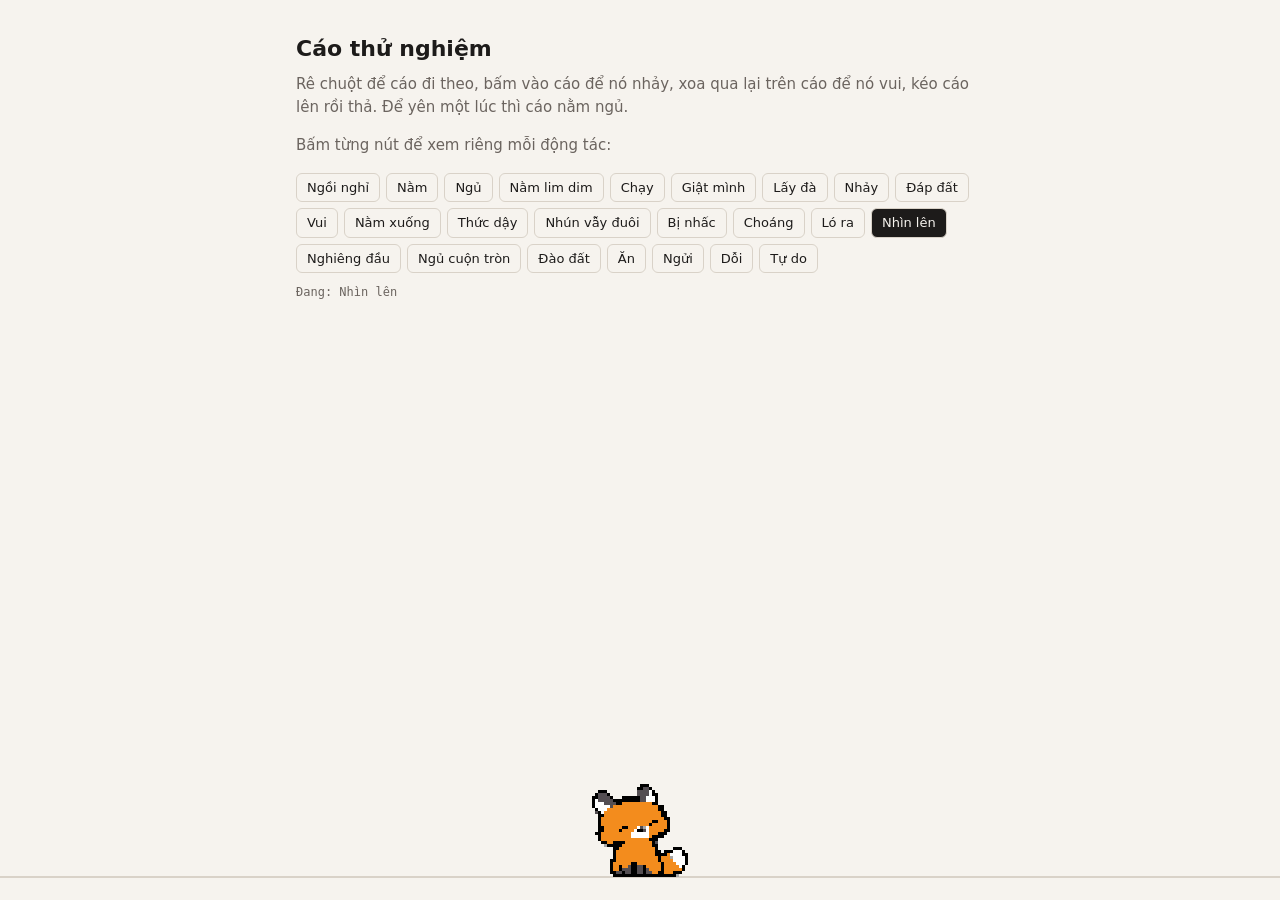
<file: pet/drafts/ban-cu/demo.html>
<!doctype html>
<html lang="vi">
<head>
<meta charset="utf-8">
<meta name="viewport" content="width=device-width, initial-scale=1">
<title>Cáo thử nghiệm</title>
<style>
  :root { --bg:#f6f3ee; --ink:#1d1b1a; --muted:#6b645f; --line:#d9d2c8; }
  @media (prefers-color-scheme: dark) { :root { --bg:#1e1c1b; --ink:#f1ece6; --muted:#a59d96; --line:#3a3634; } }
  * { box-sizing:border-box; }
  html, body { margin:0; min-height:100%; background:var(--bg); color:var(--ink); font:15px/1.5 system-ui, sans-serif; }
  main { max-width:720px; padding:32px 16px 260px; margin:0 auto; }
  h1 { font-size:22px; margin:0 0 8px; }
  p { color:var(--muted); margin:0 0 16px; }
  .btns { display:flex; flex-wrap:wrap; gap:6px; }
  button { font:inherit; font-size:13px; padding:4px 10px; border:1px solid var(--line); background:transparent; color:var(--ink); border-radius:6px; cursor:pointer; }
  button[aria-pressed="true"] { background:var(--ink); color:var(--bg); }
  button:focus-visible { outline:2px solid #F38C1D; outline-offset:2px; }
  .ground { position:fixed; left:0; right:0; bottom:0; height:24px; border-top:2px solid var(--line); }
  .fox, .fx { position:fixed; left:0; top:0; image-rendering:pixelated; background-repeat:no-repeat; pointer-events:none; }
  .fox { pointer-events:auto; cursor:grab; touch-action:none; z-index:5; }
  .fox.drag { cursor:grabbing; }
  .fx { z-index:6; }
  .state { font:12px ui-monospace, monospace; color:var(--muted); margin-top:12px; }
</style>
</head>
<body>
<main>
  <h1>Cáo thử nghiệm</h1>
  <p>Rê chuột để cáo đi theo, bấm vào cáo để nó nhảy, xoa qua lại trên cáo để nó vui, kéo cáo lên rồi thả. Để yên một lúc thì cáo nằm ngủ.</p>
  <p>Bấm từng nút để xem riêng mỗi động tác:</p>
  <div class="btns" id="btns"></div>
  <div class="state" id="state"></div>
</main>
<div class="ground"></div>
<div class="fox" id="fox" role="img" aria-label="Con cáo pixel"></div>

<script>
const SCALE = 3, FW = 50, FH = 46, GROUND_ROW = 42, FX = 28;
// Ảnh nhúng sẵn từ sprites/fox.png và sprites/fx.png để mở file trực tiếp cũng chạy
const SHEET = '[data-uri]';
const FXSHEET = '[data-uri]';
// Tên, hàng trong fox.png, số khung, khung/giây, có lặp
// Tên, hàng trong fox.png, số khung, khung/giây, có lặp
const A = {
  idle:[0,4,3,1], lie:[1,4,3,1], sleep:[2,5,2,1], sleepy:[3,4,3,1], dash:[4,5,10,1],
  startle:[5,2,8,0], crouch:[6,2,6,0], leap:[7,3,8,0], land:[8,4,8,0], happy:[9,4,6,1],
  liedown:[10,3,5,0], wake:[11,5,6,0], wiggle:[12,6,8,1], held:[13,4,5,1], dizzy:[14,4,5,1],
  peek:[15,4,5,0], lookup:[16,4,4,0], tilt:[17,3,4,0], curl:[18,4,2,1], dig:[19,4,8,1],
  eat:[20,4,5,1], sniff:[21,4,5,1], sad:[22,2,3,0]
};
const FXA = { zzz:[0,3,3], heart:[1,3,6], bang:[2,2,8], dust:[3,4,10], shake:[4,2,6], stars:[5,4,8], shadow:[6,2,1] };
const VI = { idle:'Ngồi nghỉ', lie:'Nằm', sleep:'Ngủ', sleepy:'Nằm lim dim', dash:'Chạy', startle:'Giật mình',
  crouch:'Lấy đà', leap:'Nhảy', land:'Đáp đất', happy:'Vui', liedown:'Nằm xuống', wake:'Thức dậy', wiggle:'Nhún vẫy đuôi',
  held:'Bị nhấc', dizzy:'Choáng', peek:'Ló ra', lookup:'Nhìn lên', tilt:'Nghiêng đầu', curl:'Ngủ cuộn tròn',
  dig:'Đào đất', eat:'Ăn', sniff:'Ngửi', sad:'Dỗi' };

const reduce = matchMedia('(prefers-reduced-motion: reduce)').matches;
const el = document.getElementById('fox'), stateEl = document.getElementById('state');
el.style.width = FW*SCALE+'px'; el.style.height = FH*SCALE+'px';
el.style.backgroundImage = `url(${SHEET})`;
el.style.backgroundSize = `${FW*6*SCALE}px ${FH*23*SCALE}px`;

const fox = { x: innerWidth/2, y: 0, vy: 0, face: -1, anim:'peek', t:0, frame:0, done:false, queue:[], mode:'auto', lastAct: performance.now() };
const groundY = () => innerHeight - 24 - 2;           // đường đất, tính bằng px
const mouse = { x: innerWidth/2, y: innerHeight/2, moved: 0, inside:false };

function play(name, then){ fox.anim = name; fox.t = 0; fox.frame = 0; fox.done = false; fox.queue = then ? [].concat(then) : []; }
function next(){ const n = fox.queue.shift(); if (n) play(n, fox.queue); else play('idle'); }

// Hiệu ứng rời
const fxs = [];
function fx(name, dx, dy, life){
  const d = document.createElement('div'); d.className = 'fx';
  d.style.width = d.style.height = FX*SCALE+'px';
  d.style.backgroundImage = `url(${FXSHEET})`;
  d.style.backgroundSize = `${FX*4*SCALE}px ${FX*7*SCALE}px`;
  document.body.appendChild(d);
  fxs.push({ d, name, dx, dy, t:0, life: life || 1.2 });
}

function render(){
  const [row, n] = A[fox.anim];
  el.style.backgroundPosition = `${-fox.frame*FW*SCALE}px ${-row*FH*SCALE}px`;
  const left = fox.x - FW*SCALE/2, top = groundY() - GROUND_ROW*SCALE - fox.y;
  el.style.transform = `translate(${Math.round(left)}px, ${Math.round(top)}px) scaleX(${fox.face < 0 ? 1 : -1})`;
  stateEl.textContent = `Đang: ${VI[fox.anim]}`;
  for (const b of document.querySelectorAll('#btns button')) b.setAttribute('aria-pressed', b.dataset.a === fox.anim);
}

// Nút xem từng động tác
const btns = document.getElementById('btns');
for (const k in A){
  const b = document.createElement('button'); b.textContent = VI[k]; b.dataset.a = k;
  b.onclick = () => { fox.mode = 'manual'; play(k); fox.lastAct = performance.now(); };
  btns.appendChild(b);
}
const auto = document.createElement('button'); auto.textContent = 'Tự do'; auto.onclick = () => { fox.mode = 'auto'; play('idle'); };
btns.appendChild(auto);

// Chuột
addEventListener('pointermove', e => {
  const dx = e.clientX - mouse.x; mouse.x = e.clientX; mouse.y = e.clientY;
  mouse.moved = performance.now();
  if (drag.on){ drag.vx = dx; fox.x = e.clientX; fox.y = Math.max(0, groundY() - e.clientY - 10); return; }
  // xoa: đưa chuột qua lại trên người cáo
  const r = el.getBoundingClientRect();
  if (fox.mode === 'auto' && e.clientX > r.left && e.clientX < r.right && e.clientY > r.top + r.height*0.4 && e.clientY < r.bottom){
    pet.amount += Math.abs(dx);
    if (pet.amount > 400 && !['happy','held','leap','crouch','land'].includes(fox.anim)){ pet.amount = 0; play('happy'); fx('heart', 0, 34, 1.4); setTimeout(() => fox.anim === 'happy' && play('idle'), 2000); fox.lastAct = performance.now(); }
  }
});
const pet = { amount: 0 };
setInterval(() => pet.amount *= 0.5, 500);

const drag = { on:false, vx:0, downAt:0, sx:0, sy:0, moved:false };
el.addEventListener('pointerdown', e => {
  e.preventDefault(); el.setPointerCapture(e.pointerId);
  drag.downAt = performance.now(); drag.sx = e.clientX; drag.sy = e.clientY; drag.moved = false; drag.pending = true;
});
addEventListener('pointermove', e => {
  if (drag.pending && !drag.on && Math.hypot(e.clientX - drag.sx, e.clientY - drag.sy) > 8){
    drag.on = true; drag.pending = false; el.classList.add('drag'); fox.mode = 'auto'; play('held');
  }
});
addEventListener('pointerup', () => {
  if (drag.on){
    drag.on = false; el.classList.remove('drag');
    fox.vy = 0; fox.fallFrom = fox.y; fox.throwVx = drag.vx;
    play('held'); fox.falling = true;
  } else if (drag.pending){
    drag.pending = false; fox.mode = 'auto';
    play('startle', ['crouch','leap','land','idle']); fx('bang', -8, 44, 0.6); fox.lastAct = performance.now();
  }
});

// Vòng lặp
let last = performance.now();
function tick(now){
  const dt = Math.min(0.05, (now - last)/1000); last = now;
  const [row, n, fps, loop] = A[fox.anim];
  const speedUp = fox.anim === 'dash' && fox.walking ? 0.6 : 1;
  fox.t += dt * fps * speedUp;
  if (fox.t >= 1){ fox.t -= 1; fox.frame++; if (fox.frame >= n){ if (loop) fox.frame = 0; else { fox.frame = n-1; fox.done = true; } } }

  if (fox.falling){
    fox.vy -= 2200*dt; fox.y += fox.vy*dt; fox.x += (fox.throwVx||0)*dt*30;
    if (fox.y <= 0){
      fox.y = 0; fox.falling = false;
      if (fox.fallFrom > 220 || Math.abs(fox.throwVx) > 25){ play('dizzy'); fx('stars', 0, 30, 2.2); setTimeout(() => fox.anim === 'dizzy' && play('wake'), 2200); }
      else { play('land'); fx('dust', 0, 6, 0.5); }
    }
  } else if (!drag.on && fox.mode === 'auto' && !reduce) think(now, dt);
  else if (fox.done && fox.mode === 'manual') { /* giữ khung cuối */ }

  if (fox.done && fox.mode === 'auto' && !fox.falling) next();
  fox.x = Math.max(FW*SCALE/2, Math.min(innerWidth - FW*SCALE/2, fox.x));

  for (let i = fxs.length - 1; i >= 0; i--){
    const f = fxs[i]; f.t += dt; const [r, c, fp] = FXA[f.name];
    const fr = Math.min(c-1, Math.floor(f.t*fp) % c);
    f.d.style.backgroundPosition = `${-fr*FX*SCALE}px ${-r*FX*SCALE}px`;
    const x = fox.x + f.dx*SCALE*-fox.face*-1 - FX*SCALE/2, y = groundY() - fox.y - f.dy*SCALE - FX*SCALE/2 - (f.name==='zzz'||f.name==='heart' ? f.t*30 : 0);
    f.d.style.transform = `translate(${Math.round(x)}px, ${Math.round(y)}px)`;
    f.d.style.opacity = f.t > f.life - 0.3 ? Math.max(0, (f.life - f.t)/0.3) : 1;
    if (f.t >= f.life){ f.d.remove(); fxs.splice(i, 1); }
  }
  render();
  requestAnimationFrame(tick);
}

const BUSY = ['startle','crouch','leap','land','happy','liedown','wake','held','dizzy','peek'];
let nextIdleTrick = performance.now() + 5000, zzzAt = 0;
function think(now, dt){
  const dx = mouse.x - fox.x, dist = Math.abs(dx);
  const mouseFresh = now - mouse.moved < 1500;
  const asleep = ['liedown','sleep','lie','curl','sleepy'].includes(fox.anim);

  if (fox.anim === 'leap'){ fox.x += fox.face * 260 * dt; return; }
  if (BUSY.includes(fox.anim)) return;

  if (asleep){
    if (fox.anim === 'sleep' && now > zzzAt){ fx('zzz', -10, 32, 2); zzzAt = now + 2200; }
    if (mouseFresh && dist < 160){ play('wake', 'idle'); fox.lastAct = now; }
    return;
  }

  if (mouseFresh && dist > 40){
    fox.face = dx < 0 ? -1 : 1;
    fox.walking = dist < 260;
    if (fox.anim !== 'dash') play('dash');
    fox.x += fox.face * (fox.walking ? 110 : 300) * dt;
    fox.lastAct = now; return;
  }
  if (fox.anim === 'dash'){ play('idle'); }

  // con trỏ ngay trên đầu
  if (mouseFresh && dist <= 40 && mouse.y < groundY() - 200 && fox.anim === 'idle'){ play('lookup', 'idle'); return; }
  // con trỏ đứng yên gần cáo: nhún mông rồi vồ
  if (!mouseFresh && now - mouse.moved < 4000 && dist < 120 && mouse.y > groundY() - 160 && fox.anim === 'idle' && Math.random() < dt*0.6){
    fox.face = dx < 0 ? -1 : 1; play('wiggle'); setTimeout(() => fox.anim === 'wiggle' && play('leap', ['land','idle']), 1100); return;
  }
  // để yên lâu thì đi ngủ
  if (now - fox.lastAct > 12000 && fox.anim === 'idle'){ play('liedown', 'sleep'); return; }
  // vài trò vặt khi ngồi không
  if (fox.anim === 'idle' && now > nextIdleTrick){
    const t = ['tilt','sniff','eat','dig','lookup'][Math.floor(Math.random()*5)];
    play(t, 'idle'); fox.trickEnd = now + (A[t][3] ? 2500 : 0);
    nextIdleTrick = now + 6000 + Math.random()*6000;
  }
  if (['sniff','eat','dig'].includes(fox.anim) && now > fox.trickEnd) play('idle');
}

addEventListener('resize', render);
play(reduce ? 'idle' : 'peek', 'idle');
render(); requestAnimationFrame(tick);
</script>
</body>
</html>
</file>
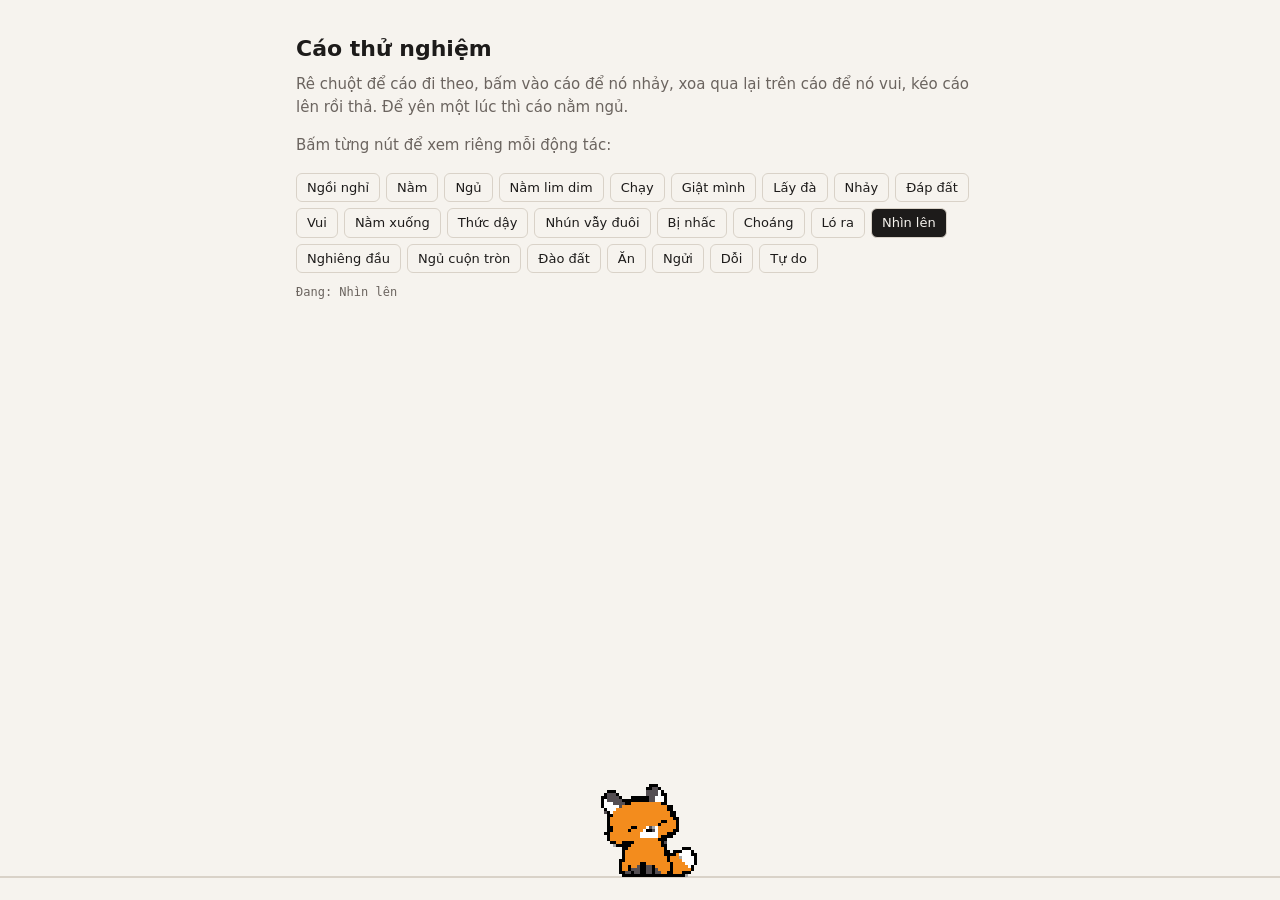
<file: pet/drafts/ban-muot/demo.html>
<!doctype html>
<html lang="vi">
<head>
<meta charset="utf-8">
<meta name="viewport" content="width=device-width, initial-scale=1">
<title>Cáo thử nghiệm</title>
<style>
  :root { --bg:#f6f3ee; --ink:#1d1b1a; --muted:#6b645f; --line:#d9d2c8; }
  @media (prefers-color-scheme: dark) { :root { --bg:#1e1c1b; --ink:#f1ece6; --muted:#a59d96; --line:#3a3634; } }
  * { box-sizing:border-box; }
  html, body { margin:0; min-height:100%; background:var(--bg); color:var(--ink); font:15px/1.5 system-ui, sans-serif; }
  main { max-width:720px; padding:32px 16px 260px; margin:0 auto; }
  h1 { font-size:22px; margin:0 0 8px; }
  p { color:var(--muted); margin:0 0 16px; }
  .btns { display:flex; flex-wrap:wrap; gap:6px; }
  button { font:inherit; font-size:13px; padding:4px 10px; border:1px solid var(--line); background:transparent; color:var(--ink); border-radius:6px; cursor:pointer; }
  button[aria-pressed="true"] { background:var(--ink); color:var(--bg); }
  button:focus-visible { outline:2px solid #F38C1D; outline-offset:2px; }
  .ground { position:fixed; left:0; right:0; bottom:0; height:24px; border-top:2px solid var(--line); }
  .fox, .fx { position:fixed; left:0; top:0; image-rendering:pixelated; background-repeat:no-repeat; pointer-events:none; }
  .fox { pointer-events:auto; cursor:grab; touch-action:none; z-index:5; }
  .fox.drag { cursor:grabbing; }
  .fx { z-index:6; }
  .state { font:12px ui-monospace, monospace; color:var(--muted); margin-top:12px; }
</style>
</head>
<body>
<main>
  <h1>Cáo thử nghiệm</h1>
  <p>Rê chuột để cáo đi theo, bấm vào cáo để nó nhảy, xoa qua lại trên cáo để nó vui, kéo cáo lên rồi thả. Để yên một lúc thì cáo nằm ngủ.</p>
  <p>Bấm từng nút để xem riêng mỗi động tác:</p>
  <div class="btns" id="btns"></div>
  <div class="state" id="state"></div>
</main>
<div class="ground"></div>
<div class="fox" id="fox" role="img" aria-label="Con cáo pixel"></div>

<script>
const SCALE = 3, FW = 72, FH = 46, GROUND_ROW = 42, ANCHOR = 26, FX = 28; // ANCHOR: cột của mũi cáo trong mỗi khung
// Ảnh nhúng sẵn từ sprites/fox.png và sprites/fx.png để mở file trực tiếp cũng chạy
const SHEET = '[data-uri]';
const FXSHEET = '[data-uri]';
// Tên, hàng trong fox.png, số khung, khung/giây, có lặp
// Tên: [hàng trong fox.png, số khung, khung/giây, lặp: 0 không, 1 vòng, 2 xuôi rồi ngược]
const A = {
  idle:[0,4,4,2], lie:[1,4,4,2], sleep:[2,5,3,2], sleepy:[3,4,4,2], dash:[4,5,11,1],
  startle:[5,2,10,0], crouch:[6,2,8,0], leap:[7,3,9,0], land:[8,4,9,0], happy:[9,4,6,2],
  liedown:[10,3,6,0], wake:[11,5,7,0], wiggle:[12,6,9,1], held:[13,4,6,2], dizzy:[14,4,6,1],
  peek:[15,4,6,0], lookup:[16,4,5,0], tilt:[17,3,5,0], curl:[18,4,3,2], dig:[19,4,9,1],
  eat:[20,4,6,1], sniff:[21,4,6,1], sad:[22,2,3,0]
};
const FXA = { zzz:[0,3,3], heart:[1,3,6], bang:[2,2,8], dust:[3,4,10], shake:[4,2,6], stars:[5,4,8], shadow:[6,2,1] };
const VI = { idle:'Ngồi nghỉ', lie:'Nằm', sleep:'Ngủ', sleepy:'Nằm lim dim', dash:'Chạy', startle:'Giật mình',
  crouch:'Lấy đà', leap:'Nhảy', land:'Đáp đất', happy:'Vui', liedown:'Nằm xuống', wake:'Thức dậy', wiggle:'Nhún vẫy đuôi',
  held:'Bị nhấc', dizzy:'Choáng', peek:'Ló ra', lookup:'Nhìn lên', tilt:'Nghiêng đầu', curl:'Ngủ cuộn tròn',
  dig:'Đào đất', eat:'Ăn', sniff:'Ngửi', sad:'Dỗi' };

const reduce = matchMedia('(prefers-reduced-motion: reduce)').matches;
const el = document.getElementById('fox'), stateEl = document.getElementById('state');
el.style.width = FW*SCALE+'px'; el.style.height = FH*SCALE+'px';
el.style.backgroundImage = `url(${SHEET})`;
el.style.transformOrigin = `${ANCHOR*SCALE}px 0`;
el.style.backgroundSize = `${FW*6*SCALE}px ${FH*23*SCALE}px`;

const fox = { x: innerWidth/2, y: 0, vx: 0, vy: 0, face: -1, anim:'peek', t:0, frame:0, done:false, queue:[], mode:'auto', lastAct: performance.now() };
const groundY = () => innerHeight - 24 - 2;           // đường đất, tính bằng px
const mouse = { x: innerWidth/2, y: innerHeight/2, moved: 0, inside:false };

function play(name, then){ fox.anim = name; fox.t = 0; fox.frame = 0; fox.done = false; fox.queue = then ? [].concat(then) : []; }
function next(){ const n = fox.queue.shift(); if (n) play(n, fox.queue); else play('idle'); }

// Hiệu ứng rời
const fxs = [];
function fx(name, dx, dy, life){
  const d = document.createElement('div'); d.className = 'fx';
  d.style.width = d.style.height = FX*SCALE+'px';
  d.style.backgroundImage = `url(${FXSHEET})`;
  d.style.backgroundSize = `${FX*4*SCALE}px ${FX*7*SCALE}px`;
  document.body.appendChild(d);
  fxs.push({ d, name, dx, dy, t:0, life: life || 1.2 });
}

function render(){
  const [row, n, , loop] = A[fox.anim];
  const f = loop === 2 && fox.frame >= n ? 2*n - 2 - fox.frame : fox.frame;
  el.style.backgroundPosition = `${-f*FW*SCALE}px ${-row*FH*SCALE}px`;
  const left = fox.x - ANCHOR*SCALE, top = groundY() - GROUND_ROW*SCALE - fox.y;
  el.style.transform = `translate(${Math.round(left)}px, ${Math.round(top)}px) scaleX(${fox.face < 0 ? 1 : -1})`;
  stateEl.textContent = `Đang: ${VI[fox.anim]}`;
  for (const b of document.querySelectorAll('#btns button')) b.setAttribute('aria-pressed', b.dataset.a === fox.anim);
}

// Nút xem từng động tác
const btns = document.getElementById('btns');
for (const k in A){
  const b = document.createElement('button'); b.textContent = VI[k]; b.dataset.a = k;
  b.onclick = () => { fox.mode = 'manual'; play(k); fox.lastAct = performance.now(); };
  btns.appendChild(b);
}
const auto = document.createElement('button'); auto.textContent = 'Tự do'; auto.onclick = () => { fox.mode = 'auto'; play('idle'); };
btns.appendChild(auto);

// Chuột
addEventListener('pointermove', e => {
  const dx = e.clientX - mouse.x; mouse.x = e.clientX; mouse.y = e.clientY;
  mouse.moved = performance.now();
  if (drag.on){ drag.vx = dx; fox.x = e.clientX; fox.y = Math.max(0, groundY() - e.clientY - 10); return; }
  // xoa: đưa chuột qua lại trên người cáo
  const r = el.getBoundingClientRect();
  if (fox.mode === 'auto' && e.clientX > r.left && e.clientX < r.right && e.clientY > r.top + r.height*0.4 && e.clientY < r.bottom){
    pet.amount += Math.abs(dx);
    if (pet.amount > 400 && !['happy','held','leap','crouch','land'].includes(fox.anim)){ pet.amount = 0; play('happy'); fx('heart', 0, 34, 1.4); setTimeout(() => fox.anim === 'happy' && play('idle'), 2000); fox.lastAct = performance.now(); }
  }
});
const pet = { amount: 0 };
setInterval(() => pet.amount *= 0.5, 500);

const drag = { on:false, vx:0, downAt:0, sx:0, sy:0, moved:false };
el.addEventListener('pointerdown', e => {
  e.preventDefault(); el.setPointerCapture(e.pointerId);
  drag.downAt = performance.now(); drag.sx = e.clientX; drag.sy = e.clientY; drag.moved = false; drag.pending = true;
});
addEventListener('pointermove', e => {
  if (drag.pending && !drag.on && Math.hypot(e.clientX - drag.sx, e.clientY - drag.sy) > 8){
    drag.on = true; drag.pending = false; el.classList.add('drag'); fox.mode = 'auto'; play('held');
  }
});
addEventListener('pointerup', () => {
  if (drag.on){
    drag.on = false; el.classList.remove('drag');
    fox.vy = 0; fox.fallFrom = fox.y; fox.throwVx = drag.vx;
    play('held'); fox.falling = true;
  } else if (drag.pending){
    drag.pending = false; fox.mode = 'auto';
    play('startle', ['crouch','leap','land','idle']); fx('bang', -8, 44, 0.6); fox.lastAct = performance.now();
  }
});

// Vòng lặp
let last = performance.now();
function tick(now){
  const dt = Math.min(0.05, (now - last)/1000); last = now;
  const [row, n, fps, loop] = A[fox.anim];
  // khi chạy, nhịp chân theo tốc độ để chân không trượt trên đất
  const speedUp = fox.anim === 'dash' ? Math.max(0.45, Math.min(1.1, Math.abs(fox.vx)/280)) : 1;
  const total = loop === 2 ? Math.max(1, 2*n - 2) : n;
  fox.t += dt * fps * speedUp;
  while (fox.t >= 1){ fox.t -= 1; fox.frame++; if (fox.frame >= total){ if (loop) fox.frame = 0; else { fox.frame = n-1; fox.done = true; } } }

  if (fox.falling){
    fox.vy -= 2200*dt; fox.y += fox.vy*dt; fox.x += (fox.throwVx||0)*dt*30;
    if (fox.y <= 0){
      fox.y = 0; fox.falling = false;
      if (fox.fallFrom > 220 || Math.abs(fox.throwVx) > 25){ play('dizzy'); fx('stars', 0, 30, 2.2); setTimeout(() => fox.anim === 'dizzy' && play('wake'), 2200); }
      else { play('land'); fx('dust', 0, 6, 0.5); }
    }
  } else if (!drag.on && fox.mode === 'auto' && !reduce) think(now, dt);
  else if (fox.done && fox.mode === 'manual') { /* giữ khung cuối */ }

  if (fox.done && fox.mode === 'auto' && !fox.falling) next();
  fox.x = Math.max(16*SCALE, Math.min(innerWidth - 16*SCALE, fox.x));

  for (let i = fxs.length - 1; i >= 0; i--){
    const f = fxs[i]; f.t += dt; const [r, c, fp] = FXA[f.name];
    const fr = Math.min(c-1, Math.floor(f.t*fp) % c);
    f.d.style.backgroundPosition = `${-fr*FX*SCALE}px ${-r*FX*SCALE}px`;
    const x = fox.x + f.dx*SCALE*-fox.face*-1 - FX*SCALE/2, y = groundY() - fox.y - f.dy*SCALE - FX*SCALE/2 - (f.name==='zzz'||f.name==='heart' ? f.t*30 : 0);
    f.d.style.transform = `translate(${Math.round(x)}px, ${Math.round(y)}px)`;
    f.d.style.opacity = f.t > f.life - 0.3 ? Math.max(0, (f.life - f.t)/0.3) : 1;
    if (f.t >= f.life){ f.d.remove(); fxs.splice(i, 1); }
  }
  render();
  requestAnimationFrame(tick);
}

const BUSY = ['startle','crouch','leap','land','happy','liedown','wake','held','dizzy','peek'];
let nextIdleTrick = performance.now() + 5000, zzzAt = 0;
function think(now, dt){
  const dx = mouse.x - fox.x, dist = Math.abs(dx);
  const mouseFresh = now - mouse.moved < 1500;
  const asleep = ['liedown','sleep','lie','curl','sleepy'].includes(fox.anim);

  if (fox.anim === 'leap'){ fox.x += fox.face * 240 * (1 - fox.frame/4) * dt; fox.vx = 0; return; }
  if (BUSY.includes(fox.anim)) fox.vx = 0;
  if (BUSY.includes(fox.anim)) return;

  if (asleep){
    if (fox.anim === 'sleep' && now > zzzAt){ fx('zzz', -10, 32, 2); zzzAt = now + 2200; }
    if (mouseFresh && dist < 160){ play('wake', 'idle'); fox.lastAct = now; }
    return;
  }

  // Đi theo chuột: tăng tốc và hãm dần, có khoảng đệm để cáo không giật đi giật dừng
  const moving = fox.anim === 'dash';
  let target = 0;
  if (mouseFresh && dist > (moving ? 24 : 70)) target = Math.sign(dx) * (dist < 260 ? 120 : 300);
  fox.vx += (target - fox.vx) * Math.min(1, dt * (target ? 5 : 8));
  if (target){
    if (Math.sign(target) !== Math.sign(fox.vx) && Math.abs(fox.vx) > 40) {} // đang hãm để quay đầu
    else fox.face = Math.sign(target);
    if (!moving) play('dash');
    fox.lastAct = now;
  }
  fox.x += fox.vx * dt;
  if (moving){ if (!target && Math.abs(fox.vx) < 25){ fox.vx = 0; play('idle'); } else return; }

  // con trỏ ngay trên đầu
  if (mouseFresh && dist <= 40 && mouse.y < groundY() - 200 && fox.anim === 'idle'){ play('lookup', 'idle'); return; }
  // con trỏ đứng yên gần cáo: nhún mông rồi vồ
  if (!mouseFresh && now - mouse.moved < 4000 && dist < 120 && mouse.y > groundY() - 160 && fox.anim === 'idle' && Math.random() < dt*0.6){
    fox.face = dx < 0 ? -1 : 1; play('wiggle'); setTimeout(() => fox.anim === 'wiggle' && play('leap', ['land','idle']), 1100); return;
  }
  // để yên lâu thì đi ngủ
  if (now - fox.lastAct > 12000 && fox.anim === 'idle'){ play('liedown', 'sleep'); return; }
  // vài trò vặt khi ngồi không
  if (fox.anim === 'idle' && now > nextIdleTrick){
    const t = ['tilt','sniff','eat','dig','lookup'][Math.floor(Math.random()*5)];
    play(t, 'idle'); fox.trickEnd = now + (A[t][3] ? 2500 : 0);
    nextIdleTrick = now + 6000 + Math.random()*6000;
  }
  if (['sniff','eat','dig'].includes(fox.anim) && now > fox.trickEnd) play('idle');
}

addEventListener('resize', render);
play(reduce ? 'idle' : 'peek', 'idle');
render(); requestAnimationFrame(tick);
</script>
</body>
</html>
</file>
